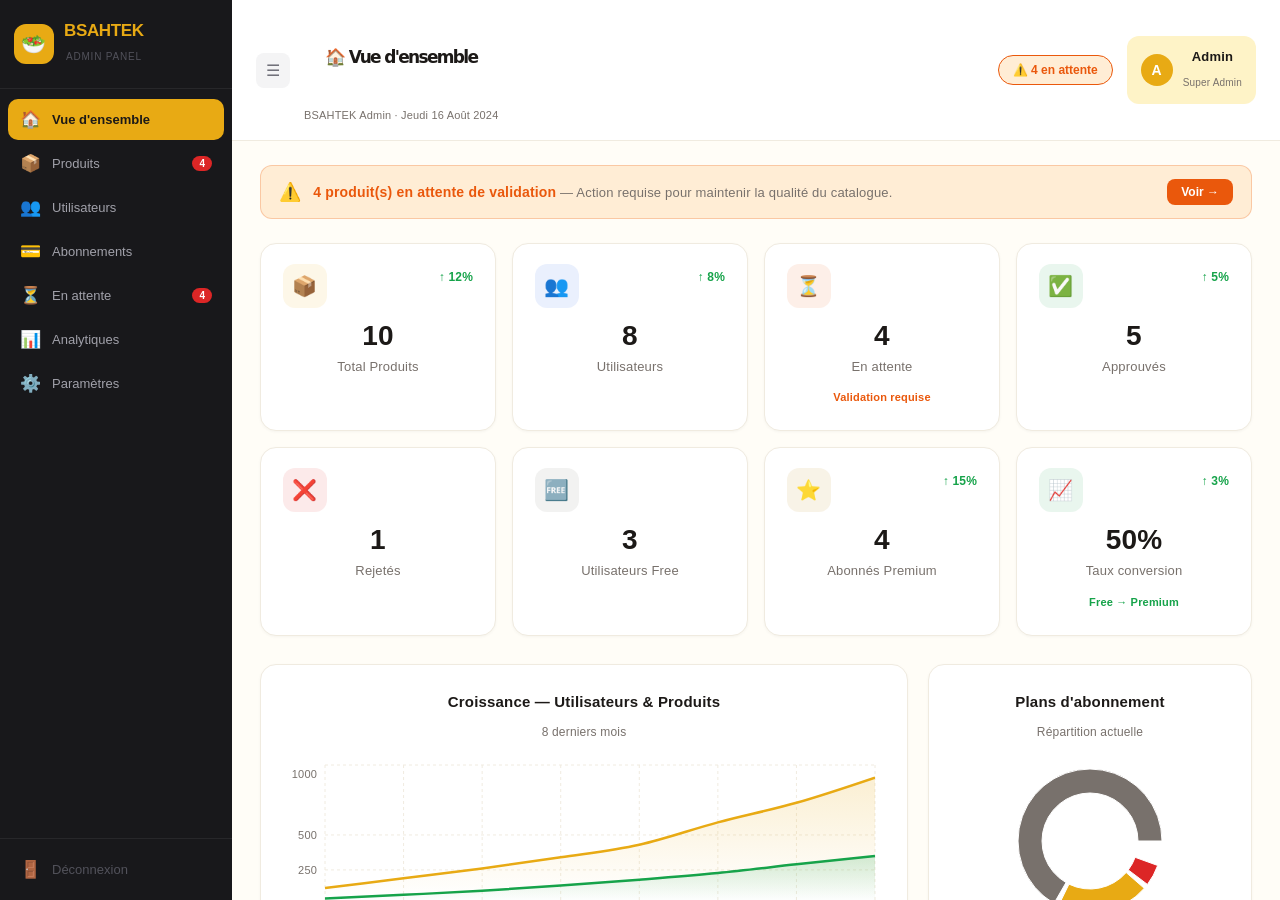
<file: index.html>
<!doctype html>
<html lang="en">
  <head>
    <meta charset="UTF-8" />
    <link rel="icon" type="image/svg+xml" href="/favicon.svg" />
    <meta name="viewport" content="width=device-width, initial-scale=1.0" />
    <title>web_react</title>
    <script type="module" crossorigin src="/assets/index-QXwoTQva.js"></script>
    <link rel="stylesheet" crossorigin href="/assets/index-DQamCYKc.css">
  </head>
  <body>
    <div id="root"></div>
  </body>
</html>
</file>
<file: assets/index-DQamCYKc.css>
:root{--text:#6b6375;--text-h:#08060d;--bg:#fff;--border:#e5e4e7;--code-bg:#f4f3ec;--accent:#aa3bff;--accent-bg:#aa3bff1a;--accent-border:#aa3bff80;--social-bg:#f4f3ec80;--shadow:#0000001a 0 10px 15px -3px, #0000000d 0 4px 6px -2px;--sans:system-ui, "Segoe UI", Roboto, sans-serif;--heading:system-ui, "Segoe UI", Roboto, sans-serif;--mono:ui-monospace, Consolas, monospace;font:18px/145% var(--sans);letter-spacing:.18px;--lightningcss-light:initial;--lightningcss-dark: ;color-scheme:light dark;color:var(--text);background:var(--bg);font-synthesis:none;text-rendering:optimizelegibility;-webkit-font-smoothing:antialiased;-moz-osx-font-smoothing:grayscale}@media (prefers-color-scheme:dark){:root{--lightningcss-light: ;--lightningcss-dark:initial}}@media (width<=1024px){:root{font-size:16px}}@media (prefers-color-scheme:dark){:root{--text:#9ca3af;--text-h:#f3f4f6;--bg:#16171d;--border:#2e303a;--code-bg:#1f2028;--accent:#c084fc;--accent-bg:#c084fc26;--accent-border:#c084fc80;--social-bg:#2f303a80;--shadow:#0006 0 10px 15px -3px, #00000040 0 4px 6px -2px}#social .button-icon{filter:invert()brightness(2)}}body{margin:0}#root{text-align:center;border-inline:1px solid var(--border);box-sizing:border-box;flex-direction:column;width:1126px;max-width:100%;min-height:100svh;margin:0 auto;display:flex}h1,h2{font-family:var(--heading);color:var(--text-h);font-weight:500}h1{letter-spacing:-1.68px;margin:32px 0;font-size:56px}@media (width<=1024px){h1{margin:20px 0;font-size:36px}}h2{letter-spacing:-.24px;margin:0 0 8px;font-size:24px;line-height:118%}@media (width<=1024px){h2{font-size:20px}}p{margin:0}code,.counter{font-family:var(--mono);color:var(--text-h);border-radius:4px;display:inline-flex}code{background:var(--code-bg);padding:4px 8px;font-size:15px;line-height:135%}@tailwind base;@tailwind components;@tailwind utilities;
</file>
